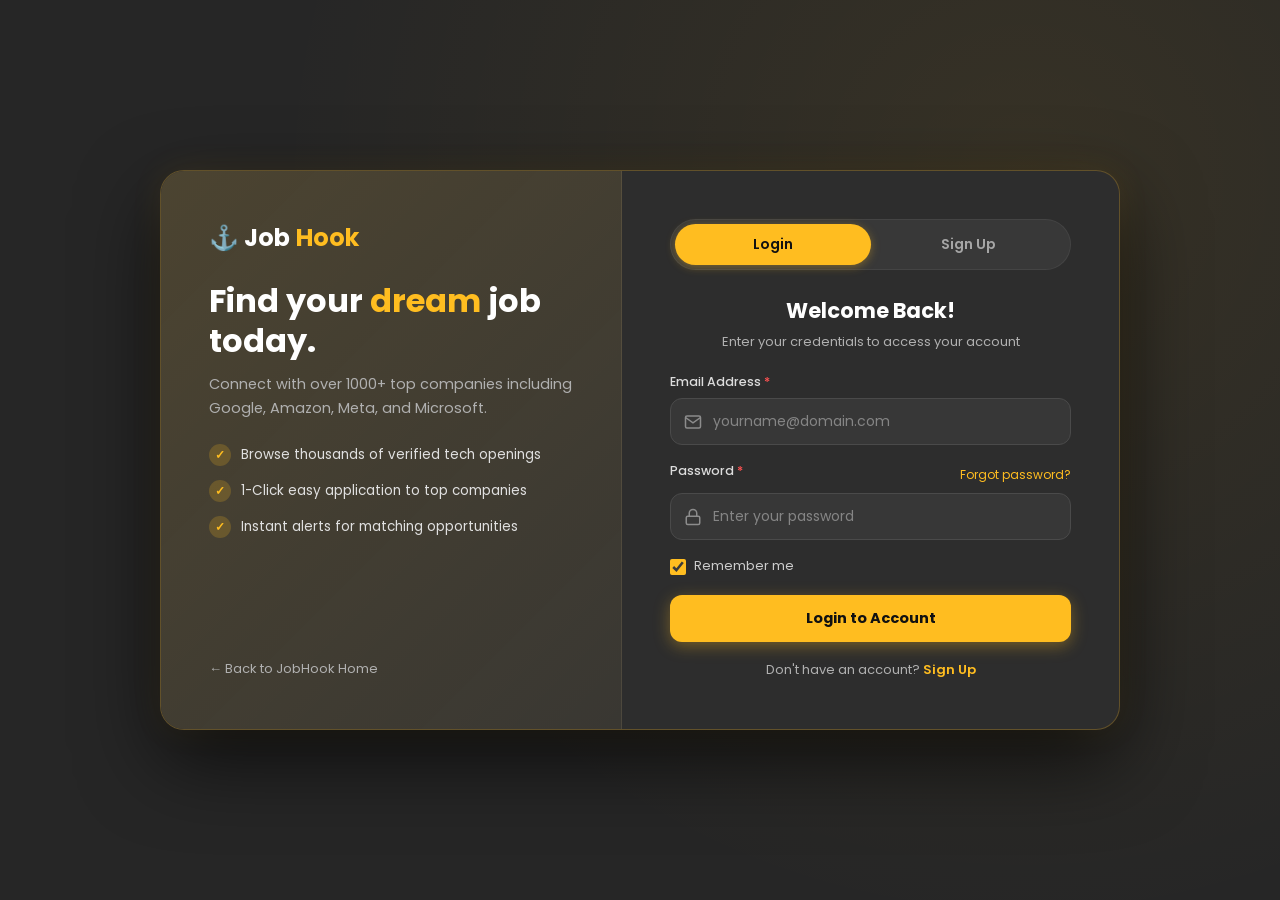
<file: jobhook-ui-clone/login.html>
<!doctype html>
<html lang="en">
<head>
  <meta charset="utf-8"/>
  <meta name="viewport" content="width=device-width,initial-scale=1"/>
  <title>Login / Sign Up – JobHook</title>
  <link rel="preconnect" href="https://fonts.googleapis.com">
  <link rel="preconnect" href="https://fonts.gstatic.com" crossorigin>
  <link href="https://fonts.googleapis.com/css2?family=Poppins:wght@300;400;500;600;700;800&display=swap" rel="stylesheet">
  <link rel="stylesheet" href="css/styles.css">
  <style>
    .auth-page-wrap {
      min-height: 100vh;
      display: flex;
      align-items: center;
      justify-content: center;
      background: radial-gradient(circle at 80% 20%, rgba(255,189,32,0.08) 0%, transparent 60%), #262626;
      padding: 40px 20px;
    }
    .auth-page-container {
      width: 100%;
      max-width: 960px;
      background: #2d2d2d;
      border: 1.5px solid rgba(255, 189, 32, 0.25);
      border-radius: 24px;
      display: flex;
      overflow: hidden;
      box-shadow: 0 30px 80px rgba(0, 0, 0, 0.65), 0 0 30px rgba(255, 189, 32, 0.1);
    }
    .auth-page-left {
      flex: 1;
      background: linear-gradient(135deg, rgba(255,189,32,0.12) 0%, rgba(255,189,32,0.03) 100%), #333333;
      padding: 48px;
      display: flex;
      flex-direction: column;
      justify-content: space-between;
      border-right: 1px solid rgba(255, 255, 255, 0.06);
    }
    .auth-page-right {
      flex: 1.1;
      padding: 48px;
      display: flex;
      flex-direction: column;
      justify-content: center;
    }
    .auth-page-logo {
      font-size: 24px;
      font-weight: 700;
      color: #fff;
      display: flex;
      align-items: center;
      gap: 6px;
      text-decoration: none;
    }
    .auth-page-hero-text h2 {
      font-size: 32px;
      font-weight: 700;
      color: #fff;
      line-height: 1.25;
      margin: 24px 0 12px;
    }
    .auth-page-hero-text p {
      color: var(--muted);
      font-size: 14.5px;
      line-height: 1.6;
    }
    .auth-perks {
      display: flex;
      flex-direction: column;
      gap: 14px;
      margin-top: 24px;
    }
    .auth-perk-item {
      display: flex;
      align-items: center;
      gap: 10px;
      font-size: 13.5px;
      color: #e0e0e0;
    }
    .perk-check {
      width: 22px;
      height: 22px;
      border-radius: 50%;
      background: rgba(255, 189, 32, 0.2);
      color: var(--accent);
      display: flex;
      align-items: center;
      justify-content: center;
      font-size: 12px;
      font-weight: 700;
      flex-shrink: 0;
    }
    .auth-back-link {
      display: inline-flex;
      align-items: center;
      gap: 6px;
      color: var(--muted);
      font-size: 13px;
      text-decoration: none;
      transition: color 0.2s;
    }
    .auth-back-link:hover {
      color: var(--accent);
    }
    @media (max-width: 820px) {
      .auth-page-container { flex-direction: column; }
      .auth-page-left { display: none; }
      .auth-page-right { padding: 32px 24px; }
    }
  </style>
</head>
<body>

  <div class="auth-page-wrap">
    <div class="auth-page-container">
      
      <!-- Left info panel -->
      <div class="auth-page-left">
        <div>
          <a href="/" class="auth-page-logo">⚓ Job<span class="accent">Hook</span></a>
          <div class="auth-page-hero-text">
            <h2>Find your <span class="accent">dream</span> job today.</h2>
            <p>Connect with over 1000+ top companies including Google, Amazon, Meta, and Microsoft.</p>
          </div>
          <div class="auth-perks">
            <div class="auth-perk-item">
              <span class="perk-check">✓</span>
              <span>Browse thousands of verified tech openings</span>
            </div>
            <div class="auth-perk-item">
              <span class="perk-check">✓</span>
              <span>1-Click easy application to top companies</span>
            </div>
            <div class="auth-perk-item">
              <span class="perk-check">✓</span>
              <span>Instant alerts for matching opportunities</span>
            </div>
          </div>
        </div>

        <div>
          <a href="/" class="auth-back-link">← Back to JobHook Home</a>
        </div>
      </div>

      <!-- Right auth form panel -->
      <div class="auth-page-right">
        <div class="auth-modal-header" style="margin-bottom: 24px;">
          <div class="auth-tabs">
            <button class="auth-tab active" id="pageLoginTabBtn" onclick="switchPageTab('login')">Login</button>
            <button class="auth-tab" id="pageSignupTabBtn" onclick="switchPageTab('signup')">Sign Up</button>
          </div>
        </div>

        <!-- ── LOGIN FORM ── -->
        <form class="auth-form" id="pageLoginForm" onsubmit="handlePageLogin(event)">
          <div class="auth-form-title">
            <h3>Welcome Back!</h3>
            <p>Enter your credentials to access your account</p>
          </div>

          <div class="auth-input-group">
            <label for="pLoginEmail">Email Address <span class="required">*</span></label>
            <div class="input-icon-wrap">
              <svg class="input-icon" width="18" height="18" viewBox="0 0 24 24" fill="none" stroke="currentColor" stroke-width="2">
                <path d="M4 4h16c1.1 0 2 .9 2 2v12c0 1.1-.9 2-2 2H4c-1.1 0-2-.9-2-2V6c0-1.1.9-2 2-2z"/>
                <polyline points="22,6 12,13 2,6"/>
              </svg>
              <input type="email" id="pLoginEmail" placeholder="yourname@domain.com" required autocomplete="email" />
            </div>
          </div>

          <div class="auth-input-group">
            <div class="label-row">
              <label for="pLoginPassword">Password <span class="required">*</span></label>
              <a href="javascript:void(0)" onclick="alert('Password reset link sent to your email!')" class="forgot-link">Forgot password?</a>
            </div>
            <div class="input-icon-wrap">
              <svg class="input-icon" width="18" height="18" viewBox="0 0 24 24" fill="none" stroke="currentColor" stroke-width="2">
                <rect x="3" y="11" width="18" height="11" rx="2" ry="2"/>
                <path d="M7 11V7a5 5 0 0 1 10 0v4"/>
              </svg>
              <input type="password" id="pLoginPassword" placeholder="Enter your password" required autocomplete="current-password" />
            </div>
          </div>

          <div class="auth-checkbox-row">
            <label class="custom-checkbox">
              <input type="checkbox" checked />
              <span>Remember me</span>
            </label>
          </div>

          <button type="submit" class="btn-auth-submit" id="pLoginBtn">
            <span>Login to Account</span>
          </button>

          <div class="auth-switch-text">
            Don't have an account? 
            <a href="javascript:void(0)" onclick="switchPageTab('signup')" class="accent-link">Sign Up</a>
          </div>
        </form>

        <!-- ── SIGNUP FORM ── -->
        <form class="auth-form" id="pageSignupForm" style="display:none" onsubmit="handlePageSignup(event)">
          <div class="auth-form-title">
            <h3>Create an Account</h3>
            <p>Join JobHook to explore thousands of jobs</p>
          </div>

          <div class="auth-input-group">
            <label for="pSignupName">Full Name <span class="required">*</span></label>
            <div class="input-icon-wrap">
              <svg class="input-icon" width="18" height="18" viewBox="0 0 24 24" fill="none" stroke="currentColor" stroke-width="2">
                <path d="M20 21v-2a4 4 0 0 0-4-4H8a4 4 0 0 0-4 4v2"/><circle cx="12" cy="7" r="4"/>
              </svg>
              <input type="text" id="pSignupName" placeholder="e.g. Rahul Sharma" required autocomplete="name" />
            </div>
          </div>

          <div class="auth-input-group">
            <label for="pSignupEmail">Email Address <span class="required">*</span></label>
            <div class="input-icon-wrap">
              <svg class="input-icon" width="18" height="18" viewBox="0 0 24 24" fill="none" stroke="currentColor" stroke-width="2">
                <path d="M4 4h16c1.1 0 2 .9 2 2v12c0 1.1-.9 2-2 2H4c-1.1 0-2-.9-2-2V6c0-1.1.9-2 2-2z"/>
                <polyline points="22,6 12,13 2,6"/>
              </svg>
              <input type="email" id="pSignupEmail" placeholder="yourname@domain.com" required autocomplete="email" />
            </div>
          </div>

          <div class="auth-input-row">
            <div class="auth-input-group">
              <label for="pSignupPassword">Password <span class="required">*</span></label>
              <div class="input-icon-wrap">
                <svg class="input-icon" width="18" height="18" viewBox="0 0 24 24" fill="none" stroke="currentColor" stroke-width="2">
                  <rect x="3" y="11" width="18" height="11" rx="2" ry="2"/>
                  <path d="M7 11V7a5 5 0 0 1 10 0v4"/>
                </svg>
                <input type="password" id="pSignupPassword" placeholder="Min. 6 chars" required autocomplete="new-password" />
              </div>
            </div>
            <div class="auth-input-group">
              <label for="pSignupConfirm">Confirm Password <span class="required">*</span></label>
              <div class="input-icon-wrap">
                <svg class="input-icon" width="18" height="18" viewBox="0 0 24 24" fill="none" stroke="currentColor" stroke-width="2">
                  <rect x="3" y="11" width="18" height="11" rx="2" ry="2"/>
                  <path d="M7 11V7a5 5 0 0 1 10 0v4"/>
                </svg>
                <input type="password" id="pSignupConfirm" placeholder="Repeat password" required autocomplete="new-password" />
              </div>
            </div>
          </div>

          <div class="auth-input-group">
            <label>You are joining as <span class="required">*</span></label>
            <div class="account-type-grid">
              <label class="account-type-option selected" id="pageAccApplicant" onclick="selectPageAccType('APPLICANT')">
                <input type="radio" name="pageAccType" value="APPLICANT" checked />
                <div class="acc-type-content">
                  <span class="acc-icon">👨‍💻</span>
                  <div>
                    <strong>Job Seeker</strong>
                    <small>Looking for jobs</small>
                  </div>
                </div>
              </label>
              <label class="account-type-option" id="pageAccEmployer" onclick="selectPageAccType('EMPLOYER')">
                <input type="radio" name="pageAccType" value="EMPLOYER" />
                <div class="acc-type-content">
                  <span class="acc-icon">🏢</span>
                  <div>
                    <strong>Employer</strong>
                    <small>Hiring talent</small>
                  </div>
                </div>
              </label>
            </div>
          </div>

          <button type="submit" class="btn-auth-submit" id="pSignupBtn">
            <span>Create Account</span>
          </button>

          <div class="auth-switch-text">
            Already have an account? 
            <a href="javascript:void(0)" onclick="switchPageTab('login')" class="accent-link">Login</a>
          </div>
        </form>

      </div>
    </div>
  </div>

  <div class="toast" id="toast"></div>

  <script>
    function switchPageTab(tab) {
      const loginForm = document.getElementById('pageLoginForm');
      const signupForm = document.getElementById('pageSignupForm');
      const loginBtn = document.getElementById('pageLoginTabBtn');
      const signupBtn = document.getElementById('pageSignupTabBtn');

      if (tab === 'login') {
        loginForm.style.display = 'block';
        signupForm.style.display = 'none';
        loginBtn.classList.add('active');
        signupBtn.classList.remove('active');
      } else {
        loginForm.style.display = 'none';
        signupForm.style.display = 'block';
        loginBtn.classList.remove('active');
        signupBtn.classList.add('active');
      }
    }

    let pageAccType = 'APPLICANT';
    function selectPageAccType(type) {
      pageAccType = type;
      document.getElementById('pageAccApplicant').classList.toggle('selected', type === 'APPLICANT');
      document.getElementById('pageAccEmployer').classList.toggle('selected', type === 'EMPLOYER');
    }

    function showToast(msg) {
      const t = document.getElementById('toast');
      t.textContent = msg;
      t.classList.add('show');
      setTimeout(() => t.classList.remove('show'), 3000);
    }

    function handlePageLogin(e) {
      e.preventDefault();
      const email = document.getElementById('pLoginEmail').value.trim();
      const btn = document.getElementById('pLoginBtn');
      btn.innerHTML = '<span>Logging in...</span>';
      setTimeout(() => {
        const user = { name: email.split('@')[0], email, accountType: 'APPLICANT' };
        localStorage.setItem('jobhook_current_user', JSON.stringify(user));
        showToast('🎉 Login successful! Redirecting...');
        setTimeout(() => window.location.href = '/', 1000);
      }, 600);
    }

    function handlePageSignup(e) {
      e.preventDefault();
      const name = document.getElementById('pSignupName').value.trim();
      const email = document.getElementById('pSignupEmail').value.trim();
      const pwd = document.getElementById('pSignupPassword').value;
      const cpwd = document.getElementById('pSignupConfirm').value;
      if (pwd !== cpwd) {
        showToast('⚠ Passwords do not match');
        return;
      }
      const btn = document.getElementById('pSignupBtn');
      btn.innerHTML = '<span>Creating account...</span>';
      setTimeout(() => {
        const user = { name, email, accountType: pageAccType };
        localStorage.setItem('jobhook_current_user', JSON.stringify(user));
        showToast('🎉 Account created! Redirecting...');
        setTimeout(() => window.location.href = '/', 1000);
      }, 700);
    }

    // Auto switch based on URL search / hash
    if (window.location.search.includes('signup') || window.location.hash === '#signup') {
      switchPageTab('signup');
    }
  </script>
</body>
</html>
</file>
<file: jobhook-ui-clone/css/styles.css>
/* ═══════════════════════════════════════════════
   JobHook Clone — styles.css
   Design System:
     bg:       #2d2d2d  (mine-shaft-950)
     panel:    #3d3d3d  (mine-shaft-900)
     panel2:   #454545  (mine-shaft-800)
     accent:   #ffbd20  (bright-sun-400)
     muted:    #b0b0b0  (mine-shaft-300)
     light:    #e7e7e7  (mine-shaft-100)
   ═══════════════════════════════════════════════ */

:root {
  --bg:         #2d2d2d;
  --panel:      #3d3d3d;
  --panel2:     #454545;
  --panel3:     #4f4f4f;
  --accent:     #ffbd20;
  --accent-dim: rgba(255,189,32,.12);
  --accent-dim2:rgba(255,189,32,.2);
  --muted:      #b0b0b0;
  --light:      #e7e7e7;
  --white:      #ffffff;
  --radius-sm:  8px;
  --radius:     12px;
  --radius-lg:  20px;
  --radius-xl:  28px;
  --transition: .25s cubic-bezier(.4,0,.2,1);
}

/* ── RESET ── */
*, *::before, *::after { box-sizing: border-box; margin: 0; padding: 0; }
html { scroll-behavior: smooth; }
body {
  font-family: 'Poppins', -apple-system, BlinkMacSystemFont, 'Segoe UI', sans-serif;
  background: var(--bg);
  color: var(--light);
  line-height: 1.6;
  -webkit-font-smoothing: antialiased;
  overflow-x: hidden;
}
a { text-decoration: none; color: inherit; }
img { max-width: 100%; display: block; }
button { cursor: pointer; font-family: inherit; }

/* ── SCROLLBAR ── */
::-webkit-scrollbar { width: 8px; }
::-webkit-scrollbar-track { background: transparent; }
::-webkit-scrollbar-thumb { background: var(--accent); border-radius: 4px; }

/* ── CONTAINER ── */
.container { max-width: 1200px; margin: 0 auto; padding: 0 24px; }

/* ── ACCENT ── */
.accent { color: var(--accent); }

/* ══════════════════════════════════
   NAVBAR
══════════════════════════════════ */
.navbar {
  position: sticky;
  top: 0;
  z-index: 100;
  padding: 16px 0;
  background: rgba(45,45,45,.85);
  backdrop-filter: blur(12px);
  -webkit-backdrop-filter: blur(12px);
  border-bottom: 1px solid rgba(255,255,255,.05);
  transition: background var(--transition);
}
.navbar.scrolled { background: rgba(35,35,35,.97); }

.nav-inner {
  display: flex;
  align-items: center;
  justify-content: space-between;
  gap: 24px;
}

.brand {
  font-size: 22px;
  font-weight: 700;
  color: var(--white);
  display: flex;
  align-items: center;
  gap: 6px;
  white-space: nowrap;
}
.anchor-icon { font-size: 20px; }

.nav-links {
  display: flex;
  align-items: center;
  gap: 4px;
}
.nav-links a {
  padding: 8px 14px;
  border-radius: var(--radius);
  color: var(--muted);
  font-size: 14px;
  font-weight: 500;
  transition: color var(--transition), background var(--transition);
}
.nav-links a:hover { color: var(--accent); background: var(--accent-dim); }

.nav-actions { display: flex; align-items: center; gap: 10px; }

.btn-outline {
  padding: 9px 22px;
  border: 1.5px solid var(--accent);
  border-radius: 9999px;
  background: transparent;
  color: var(--accent);
  font-size: 14px;
  font-weight: 600;
  transition: background var(--transition), color var(--transition);
}
.btn-outline:hover { background: var(--accent); color: #111; }

/* Hamburger */
.hamburger {
  display: none;
  flex-direction: column;
  gap: 5px;
  background: none;
  border: none;
  padding: 4px;
}
.hamburger span {
  display: block;
  width: 22px;
  height: 2px;
  background: var(--light);
  border-radius: 2px;
  transition: var(--transition);
}

/* ══════════════════════════════════
   HERO
══════════════════════════════════ */
.hero { padding: 80px 0 60px; }
.hero-inner {
  display: flex;
  align-items: center;
  gap: 60px;
  justify-content: space-between;
}
.hero-left { flex: 1; max-width: 580px; }

.hero-tag {
  display: inline-flex;
  align-items: center;
  gap: 6px;
  background: var(--accent-dim);
  color: var(--accent);
  border: 1px solid var(--accent-dim2);
  border-radius: 9999px;
  padding: 6px 16px;
  font-size: 13px;
  font-weight: 600;
  margin-bottom: 20px;
}

.hero-left h1 {
  font-size: clamp(42px, 5.5vw, 64px);
  font-weight: 800;
  line-height: 1.1;
  color: var(--white);
  margin-bottom: 18px;
  letter-spacing: -1px;
}

.hero-sub {
  color: var(--muted);
  font-size: 16px;
  margin-bottom: 32px;
  max-width: 460px;
}

/* Search box */
.search-box {
  display: flex;
  align-items: center;
  background: var(--panel);
  border: 1.5px solid rgba(255,189,32,.2);
  border-radius: var(--radius-xl);
  padding: 6px 6px 6px 16px;
  gap: 8px;
  margin-bottom: 36px;
  box-shadow: 0 8px 32px rgba(0,0,0,.3);
}
.search-field {
  display: flex;
  align-items: center;
  gap: 8px;
  flex: 1;
  min-width: 0;
}
.search-icon { width: 16px; height: 16px; color: var(--muted); flex-shrink: 0; }
.search-field input {
  background: transparent;
  border: none;
  outline: none;
  color: var(--light);
  font-size: 14px;
  font-family: inherit;
  width: 100%;
}
.search-field input::placeholder { color: var(--muted); }
.search-divider { width: 1px; height: 28px; background: rgba(255,255,255,.1); flex-shrink: 0; }
.btn-search {
  background: var(--accent);
  color: #111;
  border: none;
  border-radius: var(--radius-lg);
  padding: 13px 28px;
  font-size: 14px;
  font-weight: 700;
  white-space: nowrap;
  transition: background var(--transition), transform var(--transition);
}
.btn-search:hover { background: #f59f00; transform: translateY(-1px); }

/* Stats */
.hero-stats {
  display: flex;
  align-items: center;
  gap: 24px;
}
.stat { display: flex; flex-direction: column; }
.stat-num { font-size: 24px; font-weight: 700; color: var(--white); }
.stat-lbl { font-size: 12px; color: var(--muted); font-weight: 500; }
.stat-sep { width: 1px; height: 40px; background: rgba(255,255,255,.12); }

/* Hero right */
.hero-right { flex-shrink: 0; }
.hero-img-wrap {
  position: relative;
  width: 420px;
}
.hero-blob {
  position: absolute;
  inset: -20px;
  background: radial-gradient(circle at 60% 40%, rgba(255,189,32,.18) 0%, transparent 70%);
  border-radius: 50%;
  z-index: 0;
}
.hero-photo {
  position: relative;
  z-index: 1;
  width: 100%;
  border-radius: var(--radius-xl);
  box-shadow: 0 30px 80px rgba(0,0,0,.55);
  border: 3px solid rgba(255,189,32,.15);
  aspect-ratio: 4/5;
  object-fit: cover;
}
.floating-card {
  position: absolute;
  z-index: 2;
  background: rgba(61,61,61,.95);
  backdrop-filter: blur(8px);
  border: 1px solid rgba(255,255,255,.08);
  border-radius: var(--radius);
  padding: 10px 14px;
  display: flex;
  align-items: center;
  gap: 10px;
  font-size: 13px;
  box-shadow: 0 8px 24px rgba(0,0,0,.3);
  animation: float 3s ease-in-out infinite;
}
.card-tl { top: 20px; left: -30px; animation-delay: 0s; }
.card-br { bottom: 30px; right: -20px; animation-delay: 1.5s; }
@keyframes float {
  0%, 100% { transform: translateY(0); }
  50% { transform: translateY(-8px); }
}
.fc-icon {
  width: 36px; height: 36px; border-radius: 50%;
  display: flex; align-items: center; justify-content: center; font-size: 16px; flex-shrink: 0;
}
.fc-green { background: rgba(56,217,169,.2); color: #38d9a9; }
.fc-yellow { background: rgba(255,189,32,.2); color: var(--accent); }
.fc-title { font-weight: 600; color: var(--white); font-size: 13px; }
.fc-sub { color: var(--muted); font-size: 11px; }

/* ══════════════════════════════════
   TRUSTED BY
══════════════════════════════════ */
.trusted { padding: 36px 0; border-top: 1px solid rgba(255,255,255,.05); border-bottom: 1px solid rgba(255,255,255,.05); }
.trusted-label {
  text-align: center;
  color: var(--muted);
  font-size: 14px;
  margin-bottom: 20px;
}

.logo-strip { overflow: hidden; }
.logo-track {
  display: flex;
  gap: 48px;
  width: max-content;
  animation: marquee 20s linear infinite;
}
@keyframes marquee {
  0% { transform: translateX(0); }
  100% { transform: translateX(-50%); }
}
.logo-item {
  display: flex;
  align-items: center;
  gap: 8px;
  color: var(--muted);
  font-size: 18px;
  font-weight: 700;
  white-space: nowrap;
  opacity: .85;
  cursor: default;
  transition: opacity var(--transition);
}
.logo-item:hover { opacity: 1; }
.brand-icon { flex-shrink: 0; }
.google-text { font-size: 20px; font-weight: 700; letter-spacing: -.5px; }
.amazon-logo { align-items: center; gap: 4px; }

/* ══════════════════════════════════
   SECTION COMMON
══════════════════════════════════ */
.section-header {
  display: flex;
  justify-content: space-between;
  align-items: flex-end;
  margin-bottom: 36px;
}
.section-header h2 { font-size: clamp(26px, 3vw, 36px); font-weight: 700; }
.section-sub { color: var(--muted); font-size: 15px; margin-top: 6px; max-width: 560px; }
.see-all {
  color: var(--accent);
  font-size: 14px;
  font-weight: 600;
  white-space: nowrap;
  transition: opacity var(--transition);
}
.see-all:hover { opacity: .75; }

/* ══════════════════════════════════
   FEATURED JOBS
══════════════════════════════════ */
.featured-jobs { padding: 72px 0; }

.featured-jobs { padding: 75px 0 60px; }

.job-filter-tabs {
  display: flex;
  align-items: center;
  gap: 8px;
  flex-wrap: wrap;
}
.filter-tab {
  padding: 8px 18px;
  background: #363636;
  border: 1px solid rgba(255, 255, 255, 0.08);
  border-radius: 9999px;
  color: var(--muted);
  font-size: 13px;
  font-weight: 500;
  cursor: pointer;
  font-family: inherit;
  transition: all var(--transition);
}
.filter-tab:hover {
  color: var(--accent);
  border-color: rgba(255, 189, 32, 0.35);
}
.filter-tab.active {
  background: var(--accent);
  color: #111;
  font-weight: 600;
  border-color: var(--accent);
  box-shadow: 0 4px 14px rgba(255, 189, 32, 0.3);
}

.jobs-grid {
  display: grid;
  grid-template-columns: repeat(auto-fill, minmax(275px, 1fr));
  gap: 22px;
  margin-top: 24px;
}

.job-card {
  background: #313131;
  border: 1.5px solid #434343;
  border-radius: 16px;
  padding: 20px;
  display: flex;
  flex-direction: column;
  justify-content: space-between;
  transition: transform 0.28s cubic-bezier(0.4, 0, 0.2, 1), box-shadow 0.28s cubic-bezier(0.4, 0, 0.2, 1), border-color 0.28s ease;
  position: relative;
}
.job-card:hover {
  border-color: var(--accent);
  transform: translateY(-5px);
  box-shadow: 0 0 16px 1px rgba(255, 189, 32, 0.25), 0 10px 30px rgba(0, 0, 0, 0.45);
}

.job-card-header {
  display: flex;
  justify-content: space-between;
  align-items: flex-start;
  margin-bottom: 14px;
  gap: 12px;
}
.job-company-box {
  display: flex;
  align-items: center;
  gap: 12px;
  flex: 1;
  min-width: 0;
}
.job-company-logo {
  width: 44px;
  height: 44px;
  border-radius: 10px;
  background: #3d3d3d;
  display: flex;
  align-items: center;
  justify-content: center;
  flex-shrink: 0;
  padding: 6px;
  border: 1px solid rgba(255, 255, 255, 0.05);
}
.job-company-logo img {
  width: 28px;
  height: 28px;
  object-fit: contain;
}
.job-info-meta {
  flex: 1;
  min-width: 0;
}
.job-title {
  font-size: 15.5px;
  font-weight: 600;
  color: #f5f5f5;
  white-space: nowrap;
  overflow: hidden;
  text-overflow: ellipsis;
  margin-bottom: 3px;
}
.job-company-sub {
  font-size: 12px;
  color: var(--muted);
  display: flex;
  align-items: center;
  gap: 6px;
}
.job-company-name {
  color: #e0e0e0;
  font-weight: 500;
}
.meta-dot {
  font-size: 8px;
  opacity: 0.6;
}
.job-applicants {
  color: var(--muted);
}

.btn-bookmark {
  background: transparent;
  border: none;
  color: #8c8c8c;
  padding: 4px;
  display: flex;
  align-items: center;
  justify-content: center;
  border-radius: 6px;
  cursor: pointer;
  transition: color 0.2s, transform 0.2s;
  flex-shrink: 0;
}
.btn-bookmark:hover {
  color: var(--accent);
  transform: scale(1.15);
}
.btn-bookmark.saved {
  color: var(--accent);
}

.job-pill-row {
  display: flex;
  flex-wrap: wrap;
  gap: 7px;
  margin-bottom: 12px;
}
.job-pill {
  font-size: 11px;
  font-weight: 500;
  padding: 4px 10px;
  border-radius: 8px;
  background: #3d3d3d;
  color: var(--accent);
  border: 1px solid rgba(255, 189, 32, 0.15);
}

.job-about {
  font-size: 12.5px;
  color: #b0b0b0;
  line-height: 1.55;
  margin-bottom: 14px;
  display: -webkit-box;
  -webkit-line-clamp: 2;
  -webkit-box-orient: vertical;
  overflow: hidden;
  text-align: left;
}

.job-card-divider {
  width: 100%;
  height: 1px;
  background: rgba(255, 255, 255, 0.08);
  margin-bottom: 14px;
}

.job-card-footer {
  display: flex;
  justify-content: space-between;
  align-items: center;
  margin-bottom: 14px;
}
.job-package {
  font-size: 15.5px;
  font-weight: 700;
  color: #eeeeee;
}
.job-time-posted {
  font-size: 12px;
  color: #888888;
  display: flex;
  align-items: center;
  gap: 5px;
}

.btn-apply-job {
  width: 100%;
  padding: 10px;
  border-radius: 10px;
  background: rgba(255, 189, 32, 0.14);
  color: var(--accent);
  border: 1.5px solid rgba(255, 189, 32, 0.35);
  font-weight: 600;
  font-size: 13.5px;
  cursor: pointer;
  font-family: inherit;
  transition: all 0.22s ease;
}
.btn-apply-job:hover {
  background: var(--accent);
  color: #1a1a1a;
  border-color: var(--accent);
  box-shadow: 0 4px 12px rgba(255, 189, 32, 0.3);
}

.no-jobs {
  grid-column: 1 / -1;
  text-align: center;
  padding: 40px;
  color: var(--muted);
  font-size: 16px;
}

/* ══════════════════════════════════
   CATEGORIES (Carousel Slider)
══════════════════════════════════ */
.categories { padding: 75px 0 65px; text-align: center; position: relative; overflow: hidden; }
.cat-header-centered { text-align: center; margin-bottom: 24px; }
.cat-header-centered h2 { font-size: clamp(28px, 3.5vw, 42px); font-weight: 700; margin-bottom: 10px; color: var(--light); }
.cat-header-centered .section-sub { margin: 0 auto; max-width: 620px; }

.carousel-container {
  position: relative;
  display: flex;
  align-items: center;
  width: 100%;
  margin-top: 16px;
}

.cat-carousel {
  display: flex;
  gap: 22px;
  overflow-x: auto;
  scroll-behavior: smooth;
  scrollbar-width: none;
  -ms-overflow-style: none;
  padding: 24px 10px;
  margin: 0 46px;
  width: calc(100% - 92px);
}
.cat-carousel::-webkit-scrollbar { display: none; }

.cat-card {
  flex: 0 0 256px;
  display: flex;
  flex-direction: column;
  align-items: center;
  text-align: center;
  background: #323232;
  border: 1.5px solid var(--accent);
  border-radius: 16px;
  padding: 24px 18px;
  box-shadow: 0 0 10px rgba(255, 189, 32, 0.18);
  cursor: pointer;
  transition: transform 0.3s cubic-bezier(0.4, 0, 0.2, 1), box-shadow 0.3s cubic-bezier(0.4, 0, 0.2, 1), border-color 0.3s ease;
  user-select: none;
}
.cat-card:hover, .cat-card.active-cat {
  transform: translateY(-7px);
  box-shadow: 0 0 22px 3px rgba(255, 189, 32, 0.35), 0 12px 30px rgba(0, 0, 0, 0.5);
  border-color: #ffd149;
}

.cat-icon-bubble {
  width: 58px;
  height: 58px;
  border-radius: 50%;
  background: #ffd149;
  display: flex;
  align-items: center;
  justify-content: center;
  margin-bottom: 14px;
  box-shadow: 0 4px 14px rgba(255, 189, 32, 0.35);
  transition: transform 0.3s ease;
}
.cat-card:hover .cat-icon-bubble { transform: scale(1.1); }
.cat-icon-bubble img {
  width: 32px;
  height: 32px;
  object-fit: contain;
  display: block;
}

.cat-title {
  font-size: 19px;
  font-weight: 600;
  color: #ffffff;
  margin-bottom: 8px;
}
.cat-desc {
  font-size: 13px;
  color: var(--muted);
  line-height: 1.5;
  margin-bottom: 16px;
  min-height: 38px;
  display: flex;
  align-items: center;
  justify-content: center;
}
.cat-jobs {
  font-size: 16px;
  font-weight: 600;
  color: #ffd149;
}

.carousel-nav-btn {
  position: absolute;
  top: 50%;
  transform: translateY(-50%);
  width: 44px;
  height: 44px;
  border-radius: 50%;
  background: var(--accent);
  color: #1a1a1a;
  border: none;
  display: flex;
  align-items: center;
  justify-content: center;
  box-shadow: 0 4px 16px rgba(0, 0, 0, 0.45);
  z-index: 10;
  cursor: pointer;
  transition: background 0.2s ease, transform 0.2s ease;
}
.carousel-nav-btn.prev { left: 0; }
.carousel-nav-btn.next { right: 0; }
.carousel-nav-btn:hover {
  background: #ffca36;
  transform: translateY(-50%) scale(1.1);
}
.carousel-nav-btn:active {
  transform: translateY(-50%) scale(0.94);
}

@media (max-width: 768px) {
  .cat-carousel { margin: 0 36px; width: calc(100% - 72px); gap: 16px; }
  .cat-card { flex: 0 0 220px; padding: 20px 14px; }
  .carousel-nav-btn { width: 38px; height: 38px; }
}

/* ══════════════════════════════════
   HOW IT WORKS
══════════════════════════════════ */
.how-it-works { padding: 72px 0; }
.how-inner {
  display: flex;
  align-items: center;
  gap: 80px;
}
.how-left { flex: 1; }
.how-img-wrap {
  position: relative;
  border-radius: var(--radius-xl);
  overflow: hidden;
}
.how-img {
  width: 100%;
  border-radius: var(--radius-xl);
  box-shadow: 0 40px 80px rgba(0,0,0,.5);
}
.how-right { flex: 1; }
.how-right h2 { font-size: clamp(26px, 3vw, 36px); font-weight: 700; margin-bottom: 8px; }

.steps { margin-top: 32px; display: flex; flex-direction: column; gap: 0; }
.step {
  display: flex;
  gap: 20px;
  padding: 20px 0;
  border-bottom: 1px solid rgba(255,255,255,.06);
  transition: transform var(--transition);
}
.step:last-child { border-bottom: none; }
.step:hover { transform: translateX(6px); }
.step-num {
  width: 52px; height: 52px; border-radius: 50%;
  background: var(--accent);
  color: #111;
  font-weight: 800;
  font-size: 16px;
  display: flex; align-items: center; justify-content: center;
  flex-shrink: 0;
}
.step-content h4 { font-size: 16px; font-weight: 700; color: var(--white); margin-bottom: 6px; }
.step-content p { font-size: 13px; color: var(--muted); }

/* ══════════════════════════════════
   TESTIMONIALS
══════════════════════════════════ */
.testimonials { padding: 72px 0; text-align: center; }
.testimonials h2 { font-size: clamp(26px, 3vw, 36px); font-weight: 700; margin-bottom: 8px; }
.test-grid {
  display: grid;
  grid-template-columns: repeat(auto-fill, minmax(260px, 1fr));
  gap: 20px;
  margin-top: 40px;
  text-align: left;
}
.test-card {
  background: var(--panel);
  border: 1.5px solid rgba(255,255,255,.06);
  border-radius: var(--radius-lg);
  padding: 24px;
  transition: border-color var(--transition), transform var(--transition);
}
.test-card:hover { border-color: rgba(255,189,32,.35); transform: translateY(-3px); }
.featured-test {
  border-color: rgba(255,189,32,.3);
  background: rgba(255,189,32,.04);
}
.test-stars { color: var(--accent); font-size: 16px; margin-bottom: 12px; letter-spacing: 2px; }
.test-card > p { color: var(--muted); font-size: 14px; margin-bottom: 18px; line-height: 1.7; }
.test-author { display: flex; align-items: center; gap: 12px; }
.test-avatar {
  width: 44px; height: 44px; border-radius: 50%;
  display: flex; align-items: center; justify-content: center;
  font-weight: 700; font-size: 14px; color: #fff;
  flex-shrink: 0;
}
.test-author strong { display: block; font-size: 14px; color: var(--white); }
.test-author span { font-size: 12px; color: var(--muted); }

/* ══════════════════════════════════
   SUBSCRIBE
══════════════════════════════════ */
.subscribe { padding: 72px 0; }
.subscribe-box {
  background: linear-gradient(135deg, rgba(255,189,32,.08) 0%, rgba(255,189,32,.04) 100%);
  border: 1.5px solid rgba(255,189,32,.2);
  border-radius: var(--radius-xl);
  padding: 48px;
  display: flex;
  align-items: center;
  justify-content: space-between;
  gap: 40px;
}
.subscribe-left h3 { font-size: clamp(20px, 2.5vw, 28px); font-weight: 700; color: var(--white); margin-bottom: 8px; }
.subscribe-left p { color: var(--muted); font-size: 14px; }
.subscribe-form { display: flex; gap: 10px; flex-shrink: 0; }
.subscribe-form input {
  background: var(--panel);
  border: 1.5px solid rgba(255,255,255,.1);
  border-radius: var(--radius-lg);
  padding: 13px 20px;
  color: var(--light);
  font-size: 14px;
  font-family: inherit;
  outline: none;
  width: 280px;
  transition: border-color var(--transition);
}
.subscribe-form input:focus { border-color: var(--accent); }
.subscribe-form input::placeholder { color: var(--muted); }
.btn-primary {
  background: var(--accent);
  color: #111;
  border: none;
  border-radius: var(--radius-lg);
  padding: 13px 26px;
  font-size: 14px;
  font-weight: 700;
  font-family: inherit;
  white-space: nowrap;
  transition: background var(--transition), transform var(--transition);
}
.btn-primary:hover { background: #f59f00; transform: translateY(-1px); }

/* ══════════════════════════════════
   FOOTER
══════════════════════════════════ */
.footer { background: #242424; border-top: 1px solid rgba(255,255,255,.05); padding-top: 60px; }
.footer-inner {
  display: flex;
  gap: 48px;
  justify-content: space-between;
  flex-wrap: wrap;
  padding-bottom: 48px;
}
.footer-brand { max-width: 280px; }
.footer-brand .brand { font-size: 20px; margin-bottom: 12px; }
.footer-brand p { font-size: 13px; color: var(--muted); margin-bottom: 20px; line-height: 1.7; }
.social-links { display: flex; gap: 10px; }
.social-links a {
  width: 36px; height: 36px; border-radius: 50%;
  background: var(--panel);
  display: flex; align-items: center; justify-content: center;
  color: var(--muted);
  transition: background var(--transition), color var(--transition);
}
.social-links a:hover { background: var(--accent); color: #111; }

.footer-links { display: flex; gap: 48px; flex-wrap: wrap; }
.footer-col { display: flex; flex-direction: column; gap: 10px; }
.footer-col h4 { font-size: 14px; font-weight: 700; color: var(--white); margin-bottom: 6px; }
.footer-col a { font-size: 13px; color: var(--muted); transition: color var(--transition); }
.footer-col a:hover { color: var(--accent); }

.footer-bottom {
  border-top: 1px solid rgba(255,255,255,.05);
  padding: 20px 0;
}
.footer-bottom .container {
  display: flex;
  justify-content: space-between;
  align-items: center;
  font-size: 13px;
  color: var(--muted);
}

/* ══════════════════════════════════
   TOAST
══════════════════════════════════ */
.toast {
  position: fixed;
  bottom: 28px;
  left: 50%;
  transform: translateX(-50%) translateY(80px);
  background: var(--panel);
  border: 1.5px solid rgba(255,189,32,.3);
  color: var(--light);
  padding: 12px 24px;
  border-radius: 9999px;
  font-size: 14px;
  font-weight: 500;
  z-index: 9999;
  opacity: 0;
  transition: opacity .3s, transform .3s;
  pointer-events: none;
  white-space: nowrap;
}
.toast.show {
  opacity: 1;
  transform: translateX(-50%) translateY(0);
}

/* ══════════════════════════════════
   AUTH MODAL POPUP (LOGIN & SIGNUP)
══════════════════════════════════ */
.auth-modal-overlay {
  position: fixed;
  inset: 0;
  background: rgba(0, 0, 0, 0.8);
  backdrop-filter: blur(8px);
  -webkit-backdrop-filter: blur(8px);
  display: flex;
  align-items: center;
  justify-content: center;
  z-index: 1000;
  padding: 20px;
  opacity: 0;
  visibility: hidden;
  transition: opacity 0.28s cubic-bezier(0.4, 0, 0.2, 1), visibility 0.28s;
}
.auth-modal-overlay.open {
  opacity: 1;
  visibility: visible;
}

.auth-modal-box {
  background: #2b2b2b;
  border: 1.5px solid rgba(255, 189, 32, 0.35);
  border-radius: 22px;
  width: 100%;
  max-width: 480px;
  max-height: 92vh;
  overflow-y: auto;
  scrollbar-width: none;
  padding: 32px 34px 34px;
  position: relative;
  box-shadow: 0 24px 70px rgba(0, 0, 0, 0.75), 0 0 35px rgba(255, 189, 32, 0.15);
  transform: scale(0.92) translateY(20px);
  transition: transform 0.28s cubic-bezier(0.34, 1.56, 0.64, 1);
}
.auth-modal-overlay.open .auth-modal-box {
  transform: scale(1) translateY(0);
}
.auth-modal-box::-webkit-scrollbar { display: none; }

.auth-modal-close {
  position: absolute;
  top: 20px;
  right: 20px;
  background: #3a3a3a;
  border: 1px solid rgba(255, 255, 255, 0.1);
  color: #a0a0a0;
  width: 36px;
  height: 36px;
  border-radius: 50%;
  display: flex;
  align-items: center;
  justify-content: center;
  cursor: pointer;
  transition: all 0.2s;
  z-index: 2;
}
.auth-modal-close:hover {
  background: #4a4a4a;
  color: #ffffff;
  transform: rotate(90deg);
}

.auth-modal-header {
  display: flex;
  flex-direction: column;
  align-items: center;
  gap: 16px;
  margin-bottom: 22px;
}
.auth-brand {
  font-size: 24px;
  font-weight: 700;
  color: #ffffff;
}

.auth-tabs {
  display: flex;
  background: #383838;
  padding: 4px;
  border-radius: 9999px;
  width: 100%;
  border: 1px solid rgba(255, 255, 255, 0.06);
}
.auth-tab {
  flex: 1;
  padding: 10px 16px;
  border: none;
  background: transparent;
  color: #a5a5a5;
  font-weight: 600;
  font-size: 14px;
  border-radius: 9999px;
  cursor: pointer;
  font-family: inherit;
  transition: all 0.25s ease;
}
.auth-tab.active {
  background: var(--accent);
  color: #111111;
  box-shadow: 0 2px 10px rgba(255, 189, 32, 0.35);
}

.auth-form-title {
  text-align: center;
  margin-bottom: 20px;
}
.auth-form-title h3 {
  font-size: 21px;
  font-weight: 700;
  color: #ffffff;
  margin-bottom: 4px;
}
.auth-form-title p {
  font-size: 13px;
  color: var(--muted);
}

.auth-input-group {
  margin-bottom: 16px;
  text-align: left;
}
.auth-input-group label {
  display: block;
  font-size: 12.5px;
  font-weight: 500;
  color: #dddddd;
  margin-bottom: 6px;
}
.required {
  color: #ff5252;
}
.label-row {
  display: flex;
  justify-content: space-between;
  align-items: center;
  margin-bottom: 6px;
}
.forgot-link {
  font-size: 12px;
  color: var(--accent);
  text-decoration: none;
  transition: opacity 0.2s;
}
.forgot-link:hover {
  text-decoration: underline;
}

.input-icon-wrap {
  position: relative;
  display: flex;
  align-items: center;
}
.input-icon {
  position: absolute;
  left: 14px;
  color: #8c8c8c;
  pointer-events: none;
}
.input-icon-wrap input {
  width: 100%;
  background: #373737;
  border: 1.5px solid #4a4a4a;
  border-radius: 12px;
  padding: 12px 14px 12px 42px;
  color: #ffffff;
  font-size: 14px;
  font-family: inherit;
  outline: none;
  transition: border-color 0.2s, box-shadow 0.2s;
}
.input-icon-wrap input:focus {
  border-color: var(--accent);
  box-shadow: 0 0 0 3px rgba(255, 189, 32, 0.18);
  background: #3c3c3c;
}
.input-icon-wrap input::placeholder {
  color: #858585;
}

.btn-toggle-pwd {
  position: absolute;
  right: 12px;
  background: none;
  border: none;
  color: #8c8c8c;
  cursor: pointer;
  padding: 4px;
  display: flex;
  align-items: center;
  transition: color 0.2s;
}
.btn-toggle-pwd:hover {
  color: var(--accent);
}

.auth-input-row {
  display: grid;
  grid-template-columns: 1fr 1fr;
  gap: 12px;
}

.account-type-grid {
  display: grid;
  grid-template-columns: 1fr 1fr;
  gap: 10px;
  margin-top: 4px;
}
.account-type-option {
  border: 1.5px solid #484848;
  background: #343434;
  border-radius: 12px;
  padding: 12px 10px;
  cursor: pointer;
  transition: all 0.2s ease;
  display: flex;
  align-items: center;
  position: relative;
}
.account-type-option input {
  display: none;
}
.account-type-option:hover {
  background: #3c3c3c;
  border-color: rgba(255, 189, 32, 0.4);
}
.account-type-option.selected {
  border-color: var(--accent);
  background: rgba(255, 189, 32, 0.1);
  box-shadow: 0 0 10px rgba(255, 189, 32, 0.2);
}
.acc-type-content {
  display: flex;
  align-items: center;
  gap: 8px;
}
.acc-icon {
  font-size: 20px;
}
.acc-type-content strong {
  display: block;
  font-size: 13px;
  color: #ffffff;
}
.acc-type-content small {
  display: block;
  font-size: 11px;
  color: var(--muted);
}

.auth-checkbox-row {
  display: flex;
  align-items: center;
  margin-bottom: 18px;
}
.custom-checkbox {
  display: flex;
  align-items: center;
  gap: 8px;
  font-size: 13px;
  color: #cccccc;
  cursor: pointer;
  user-select: none;
}
.custom-checkbox input {
  accent-color: var(--accent);
  width: 16px;
  height: 16px;
  cursor: pointer;
}

.btn-auth-submit {
  width: 100%;
  padding: 13px;
  border-radius: 12px;
  background: var(--accent);
  color: #111111;
  border: none;
  font-size: 14.5px;
  font-weight: 700;
  font-family: inherit;
  cursor: pointer;
  display: flex;
  align-items: center;
  justify-content: center;
  box-shadow: 0 4px 16px rgba(255, 189, 32, 0.35);
  transition: all 0.2s ease;
  margin-top: 6px;
}
.btn-auth-submit:hover {
  background: #f59f00;
  transform: translateY(-1px);
  box-shadow: 0 6px 20px rgba(255, 189, 32, 0.45);
}
.btn-auth-submit:active {
  transform: translateY(0);
}

.auth-switch-text {
  text-align: center;
  font-size: 13px;
  color: var(--muted);
  margin-top: 18px;
}
.accent-link {
  color: var(--accent);
  font-weight: 600;
  text-decoration: none;
}
.accent-link:hover {
  text-decoration: underline;
}

/* User avatar pill in navbar */
.user-profile-badge {
  display: flex;
  align-items: center;
  gap: 8px;
  background: #363636;
  border: 1.5px solid rgba(255, 189, 32, 0.3);
  padding: 5px 14px 5px 6px;
  border-radius: 9999px;
  cursor: pointer;
  transition: all 0.2s ease;
}
.user-profile-badge:hover {
  border-color: var(--accent);
}
.user-avatar {
  width: 30px;
  height: 30px;
  border-radius: 50%;
  background: var(--accent);
  color: #111;
  display: flex;
  align-items: center;
  justify-content: center;
  font-weight: 700;
  font-size: 13px;
}
.user-name {
  font-size: 13px;
  font-weight: 600;
  color: #ffffff;
}
.btn-logout {
  background: none;
  border: none;
  color: #999;
  font-size: 12px;
  cursor: pointer;
  padding: 0 0 0 4px;
}
.btn-logout:hover {
  color: #ff5252;
}

/* ══════════════════════════════════
   RESPONSIVE
══════════════════════════════════ */
@media (max-width: 900px) {
  .hero-inner { flex-direction: column; align-items: flex-start; }
  .hero-right { width: 100%; }
  .hero-img-wrap { width: 100%; max-width: 440px; }
  .hero-blob { display: none; }
  .card-tl { left: -10px; }
  .how-inner { flex-direction: column; gap: 40px; }
  .how-left { width: 100%; max-width: 440px; margin: 0 auto; }
  .subscribe-box { flex-direction: column; padding: 32px; }
  .subscribe-form input { width: 200px; }
  .nav-links { display: none; }
  .nav-links.open {
    display: flex;
    flex-direction: column;
    position: absolute;
    top: 100%;
    left: 0; right: 0;
    background: rgba(35,35,35,.98);
    backdrop-filter: blur(12px);
    padding: 16px;
    gap: 4px;
    border-bottom: 1px solid rgba(255,255,255,.08);
  }
  .hamburger { display: flex; }
  .section-header { flex-direction: column; align-items: flex-start; gap: 8px; }
}
@media (max-width: 640px) {
  .hero { padding: 48px 0 40px; }
  .search-box { flex-direction: column; border-radius: var(--radius-lg); padding: 12px; }
  .search-divider { width: 100%; height: 1px; }
  .search-field { width: 100%; }
  .btn-search { width: 100%; padding: 13px; }
  .subscribe-box { padding: 24px; gap: 24px; }
  .subscribe-form { flex-direction: column; width: 100%; }
  .subscribe-form input { width: 100%; }
  .btn-primary { width: 100%; }
  .footer-inner { gap: 32px; }
  .footer-links { gap: 28px; }
  .footer-bottom .container { flex-direction: column; gap: 8px; text-align: center; }
  .hero-stats { gap: 16px; }
}
</file>
